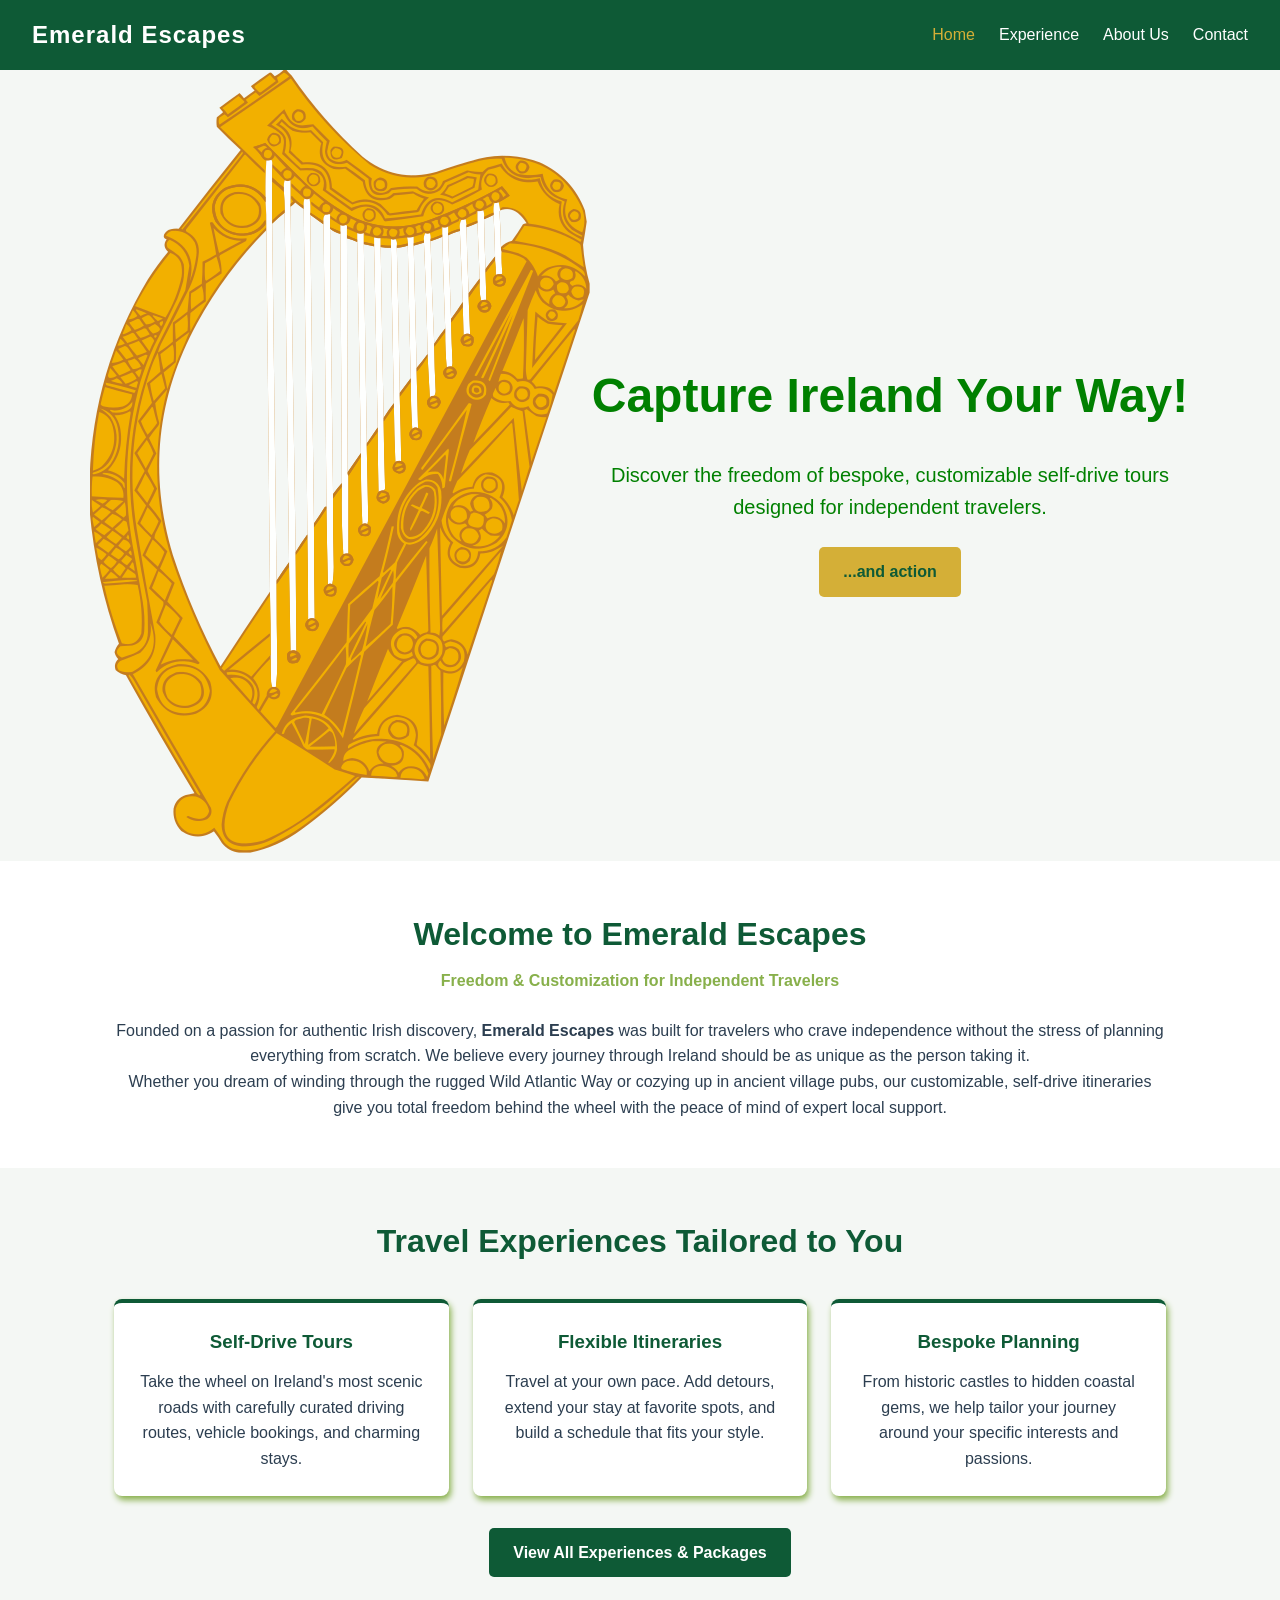
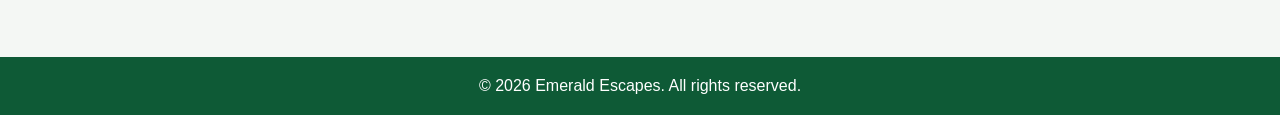
<file: index.html>
<!DOCTYPE html>
<html lang="en">
<head>
    <meta charset="UTF-8">
    <meta name="viewport" content="width=device-width, initial-scale=1.0">
    <title>Emerald Escapes | Bespoke Irish Travel</title>
    <link rel="stylesheet" href="Style/style.css">
</head>
<body>

    <!-- Header & Navigation -->
    <header class="navbar">
        <div class="logo">Emerald Escapes</div>
        <nav>
            <ul>
                <li><a href="index.html" class="active">Home</a></li>
                <li><a href="Pages/Experience/index.html">Experience</a></li>
				<li><a href="#about">About Us</a></li>
				<li><a href="Pages/Enquiry/index.html">Contact</a></li>
            </ul>
        </nav>
    </header>

    <!-- Hero Banner Section -->
    <section class="hero">
        <div class="hero-content">
		 <img src="Pictures/Irish_harp.svg.webp" alt="Giant golden Irish Harp">
		</div>
			<div>
			<p>
            <h1>Capture Ireland Your Way!</h1></p>
            <p>Discover the freedom of bespoke, customizable self-drive tours designed for independent travelers.</p>
            <a href="experience.html" class="btn">...and action</a>
			</div>
        </div>
    </section>

    <!-- Introduction / Story Section -->
    <section id="about" class="intro-section">
        <div class="container">
            <h2>Welcome to Emerald Escapes</h2>
            <p class="subtitle">Freedom & Customization for Independent Travelers</p>
            <p>
                Founded on a passion for authentic Irish discovery, <strong>Emerald Escapes</strong> was built for travelers who crave independence without the stress of planning everything from scratch. We believe every journey through Ireland should be as unique as the person taking it. 
            </p>
            <p>
                Whether you dream of winding through the rugged Wild Atlantic Way or cozying up in ancient village pubs, our customizable, self-drive itineraries give you total freedom behind the wheel with the peace of mind of expert local support.
            </p>
        </div>
    </section>

    <!-- Travel Experiences Overview -->
    <section class="experiences-overview">
        <div class="container">
            <h2>Travel Experiences Tailored to You</h2>
            <div class="card-grid">
                
                <div class="card">
                    <h3>Self-Drive Tours</h3>
                    <p>Take the wheel on Ireland's most scenic roads with carefully curated driving routes, vehicle bookings, and charming stays.</p>
                </div>

                <div class="card">
                    <h3>Flexible Itineraries</h3>
                    <p>Travel at your own pace. Add detours, extend your stay at favorite spots, and build a schedule that fits your style.</p>
                </div>

                <div class="card">
                    <h3>Bespoke Planning</h3>
                    <p>From historic castles to hidden coastal gems, we help tailor your journey around your specific interests and passions.</p>
                </div>

            </div>
            
            <div class="cta-wrapper">
                <a href="experience.html" class="btn btn-secondary">View All Experiences & Packages</a>
            </div>
        </div>
    </section>

    <!-- Footer -->
    <footer>
        <p>&copy; 2026 Emerald Escapes. All rights reserved.</p>
    </footer>

</body>
</html>
</file>
<file: Style/style.css>
/* Color Palette: Emerald Green (#0E5A36), Sage (#88B04B), Gold Accent (#D4AF37), Soft Gray (#F4F7F4) */

* {
    margin: 0;
    padding: 0;
    box-sizing: border-box;
    font-family: 'Segoe UI', Tahoma, Geneva, Verdana, sans-serif;
}

body {
	   /* background: url('https://upload.wikimedia.org/wikipedia/commons/1/14/Irish_harp.svg?utm_source=commons.wikimedia.org&utm_campaign=index&utm_content=original') center/cover no-repeat;*/
    background-color: #f4f7f4;
    color: #2c3e50;
    line-height: 1.6;
}

/* Header / Navbar */
.navbar {
    display: flex;
    justify-content: space-between;
    align-items: center;
    background-color: #0e5a36;
    padding: 1rem 2rem;
    color: white;
}

.navbar .logo {
    font-size: 1.5rem;
    font-weight: bold;
    letter-spacing: 1px;
}

.navbar nav ul {
    display: flex;
    list-style: none;
    gap: 1.5rem;
}

.navbar nav a {
    color: white;
    text-decoration: none;
    font-weight: 500;
}

.navbar nav a.active,
.navbar nav a:hover {
    color: #d4af37;
}

/* Hero Section */
.hero {
    
    display: flex;
    align-items: center;
    justify-content: center;
    text-align: center;
    color: green;
    padding: 0 1rem;
}
.hero img {
    width: 100%;
    height: 100%;
    object-fit: cover;
    object-position: center;
}	
.hero h1 {
    font-size: 3rem;
    margin-bottom: 1rem;
}

.hero p {
    font-size: 1.25rem;
    margin-bottom: 1.5rem;
    max-width: 600px;
}

/* Buttons */
.btn {
    display: inline-block;
    background-color: #d4af37;
    color: #0e5a36;
    padding: 0.75rem 1.5rem;
    text-decoration: none;
    font-weight: bold;
    border-radius: 5px;
}

.btn:hover {
    background-color: #f3cf55;
}

.btn-secondary {
    background-color: #0e5a36;
    color: white;
}

.btn-secondary:hover {
    background-color: #093c24;
}

/* Sections */
.container {
    max-width: 1100px;
    margin: 0 auto;
    padding: 3rem 1.5rem;
    text-align: center;
}

.intro-section {
    background-color: #ffffff;
}

.intro-section h2, .experiences-overview h2 {
    color: #0e5a36;
    margin-bottom: 0.5rem;
    font-size: 2rem;
}

.subtitle {
    color: #88b04b;
    font-weight: bold;
    margin-bottom: 1.5rem;
}

/* Experience Cards */
.card-grid {
    display: flex;
    gap: 1.5rem;
    justify-content: center;
    flex-wrap: wrap;
    margin: 2rem 0;
}

.card {
    background: white;
    border-radius: 8px;
    padding: 1.5rem;
    flex: 1;
    min-width: 250px;
    box-shadow: 2px 4px 6px #88b04b;
    border-top: 4px solid #0e5a36;
}

.card h3 {
    color: #0e5a36;
    margin-bottom: 0.75rem;
}

.cta-wrapper {
    margin-top: 1.5rem;
}

/* Footer */
footer {
    background-color: #0e5a36;
    color: white;
    text-align: center;
    padding: 1rem;
    margin-top: 2rem;
}
</file>
